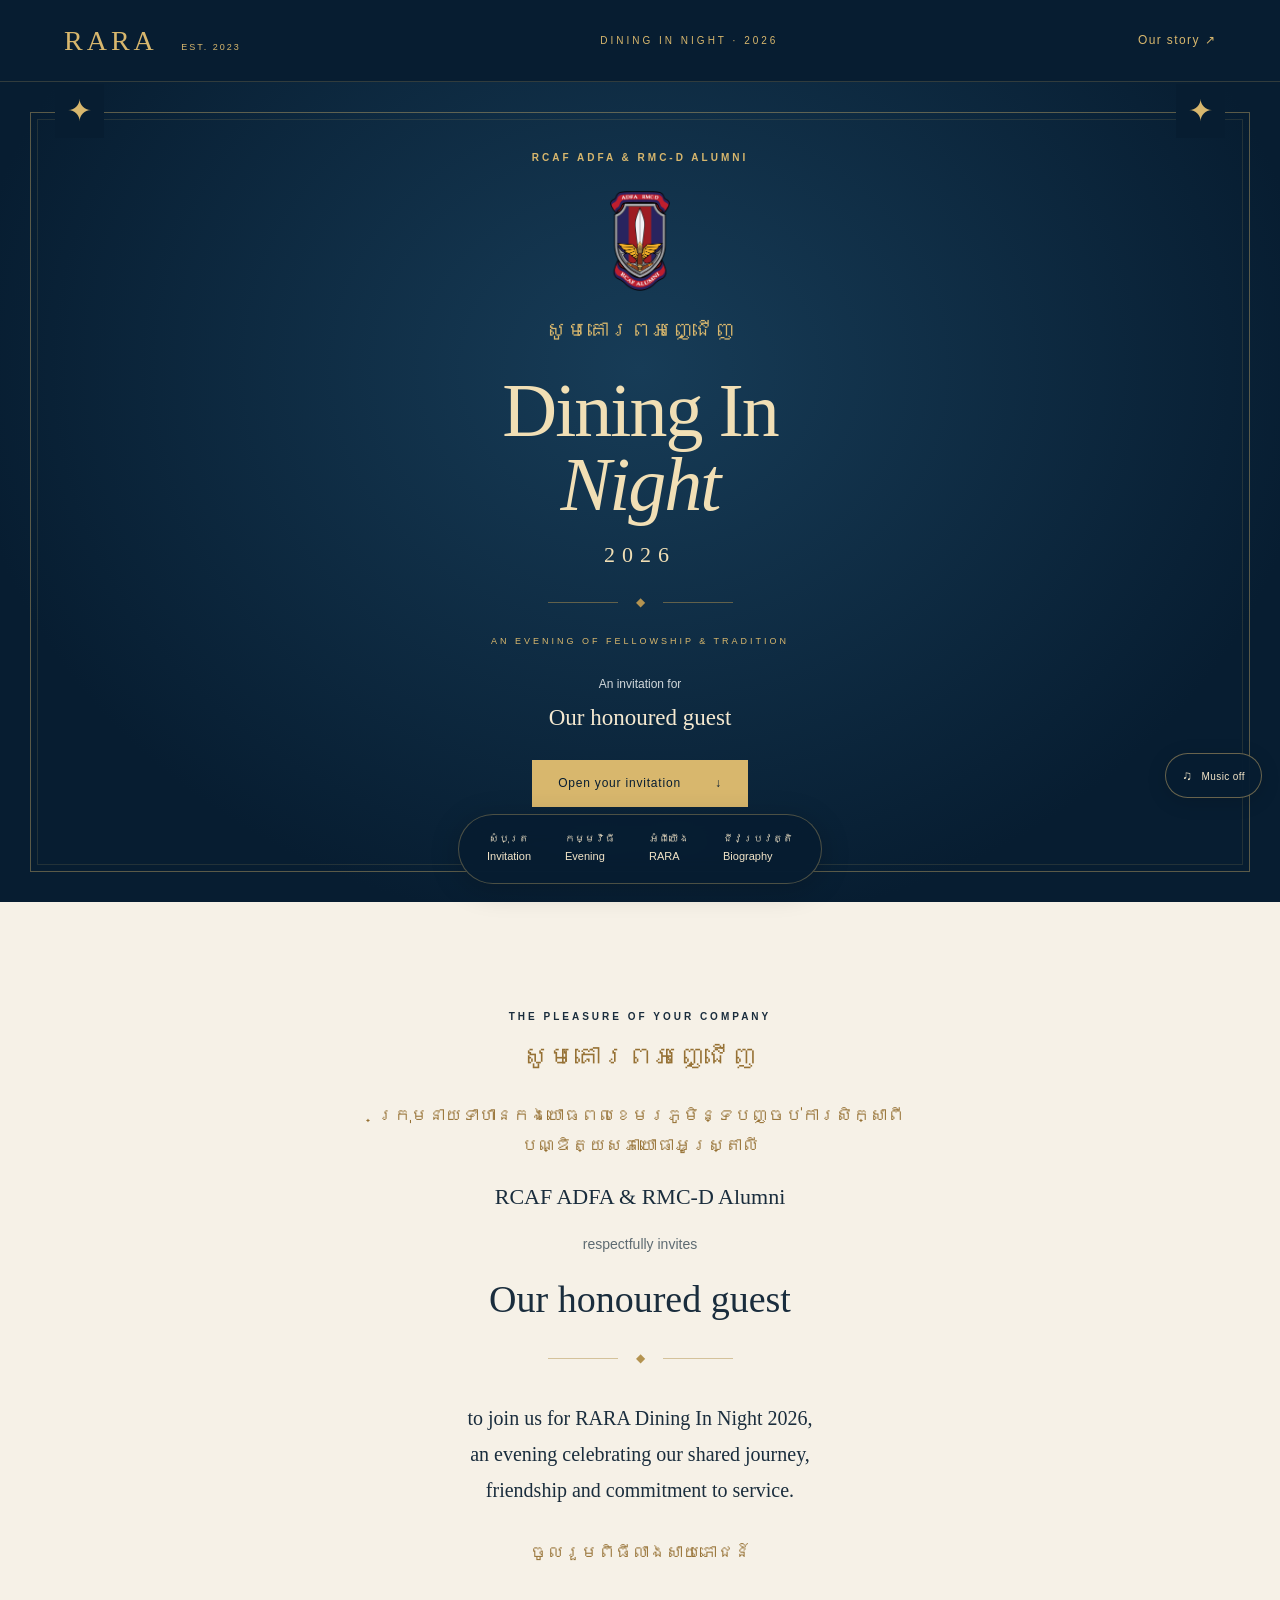
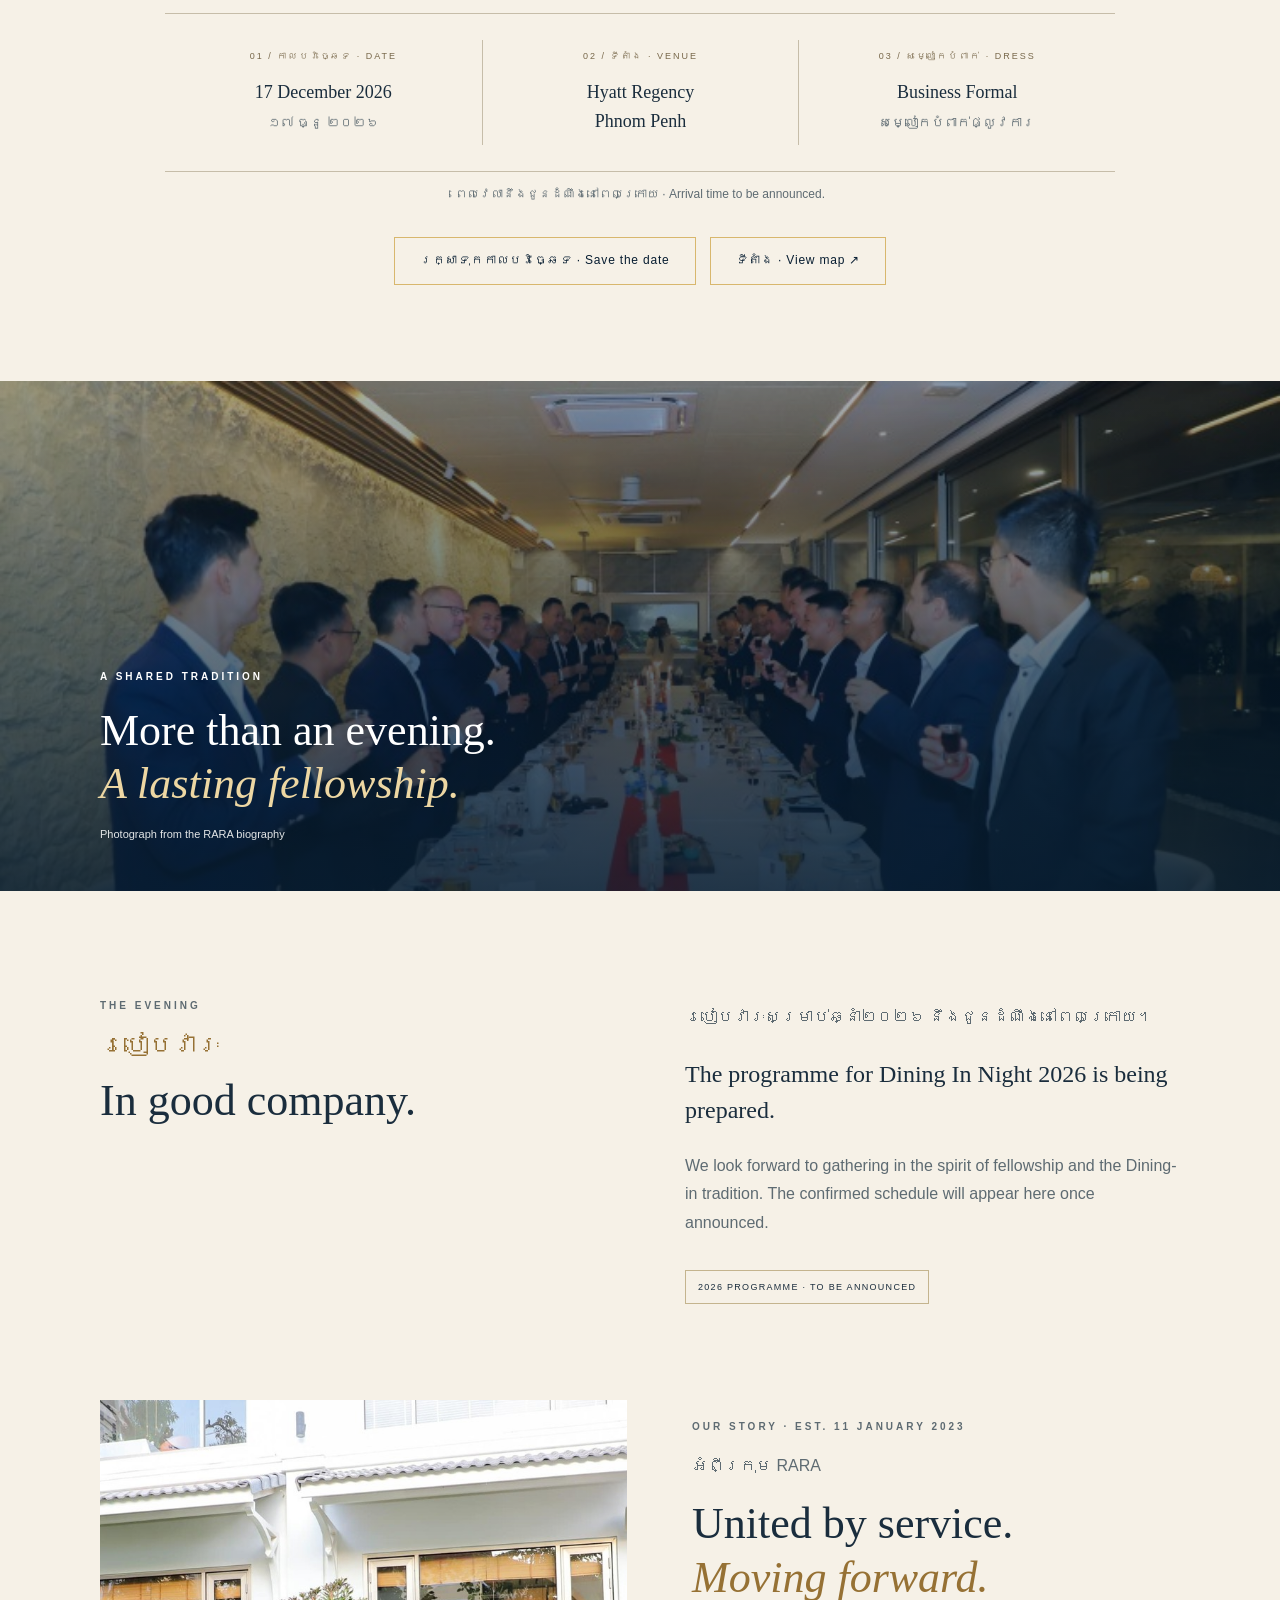
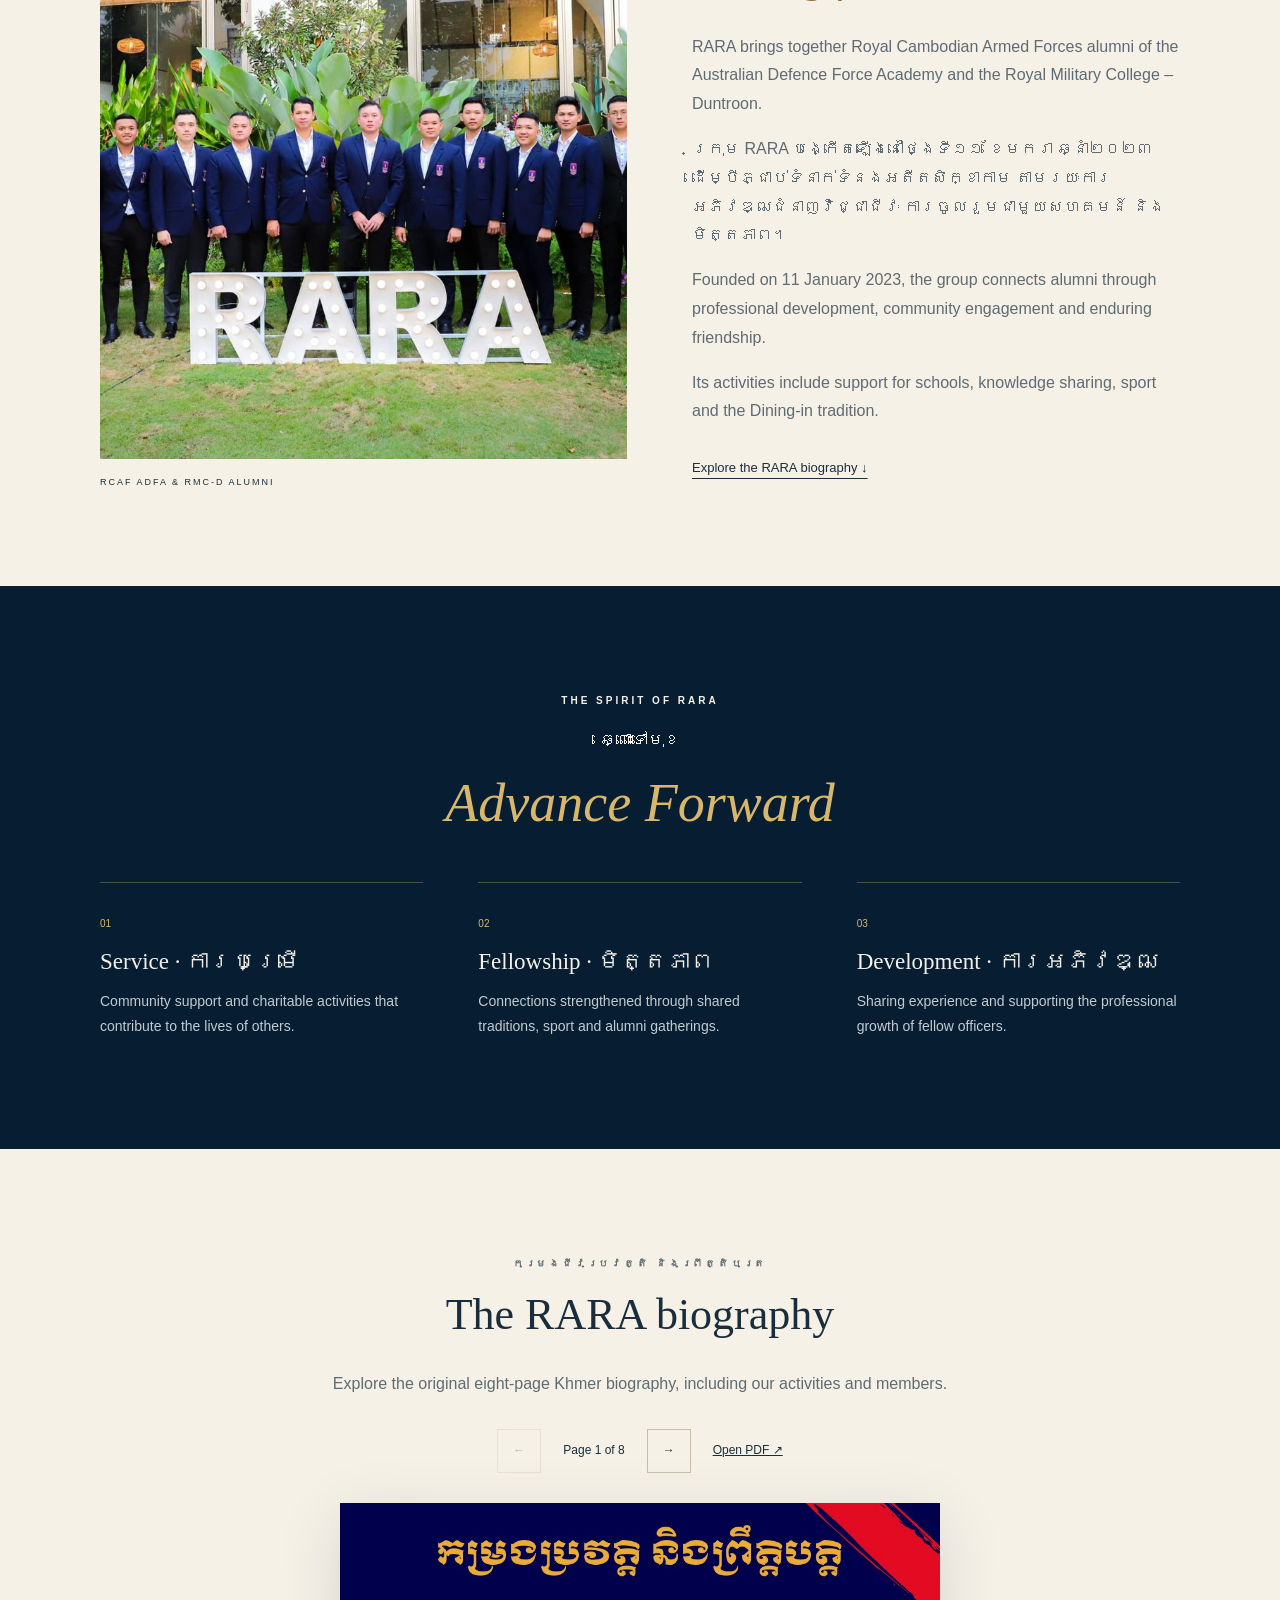
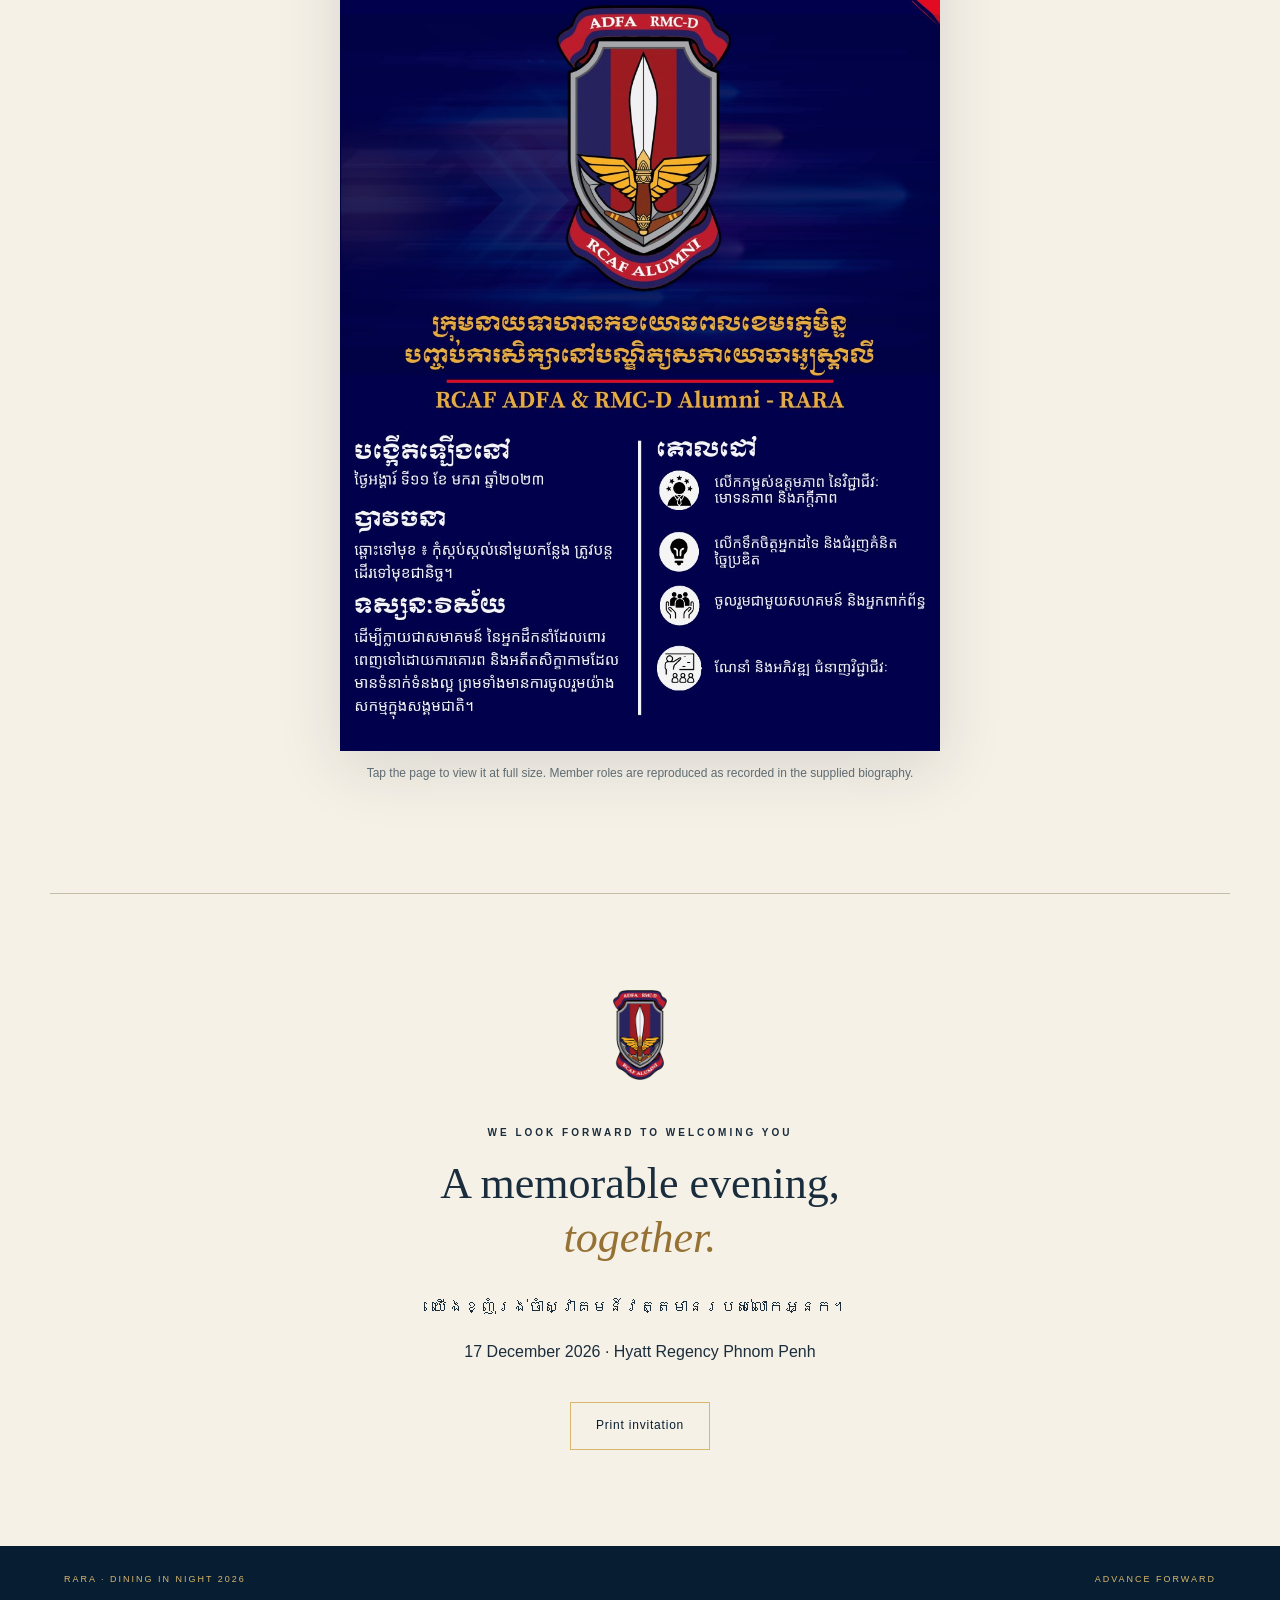
<file: index.html>
<!doctype html>
<html lang="en"><head><meta charset="utf-8"><meta name="viewport" content="width=device-width,initial-scale=1"><meta name="theme-color" content="#071d31"><meta name="referrer" content="no-referrer"><title>RARA · Dining In Night 2026</title><meta name="description" content="An evening of fellowship, honour and tradition. RARA Dining In Night 2026."><link rel="stylesheet" href="style.css"></head>
<body>
<a class="skip" href="#invitation">Skip to invitation</a>
<header><a class="wordmark" href="#">RARA <span>EST. 2023</span></a><span class="header-caption">DINING IN NIGHT · 2026</span><a href="#story">Our story ↗</a></header>
<main>
<section class="cover" id="cover"><div class="frame"><div class="eyebrow">RCAF ADFA & RMC-D ALUMNI</div><img class="crest" src="assets/crest.png" alt="RARA alumni crest"><p class="khmer" lang="km">សូមគោរពអញ្ជើញ</p><h1>Dining In<br><em>Night</em> <span>2026</span></h1><div class="ornament">◆</div><p class="cover-caption">AN EVENING OF FELLOWSHIP & TRADITION</p><p class="prepared">An invitation for</p><p class="guest cover-guest">Our honoured guest</p><button id="open" class="gold-button">Open your invitation <span>↓</span></button><p class="motto">ADVANCE FORWARD</p></div></section>
<div id="invitation" tabindex="-1">
<section class="invitation section"><p class="eyebrow">THE PLEASURE OF YOUR COMPANY</p><h2 lang="km" class="khmer">សូមគោរពអញ្ជើញ</h2><p class="khmer small" lang="km">ក្រុមនាយទាហានកងយោធពលខេមរភូមិន្ទបញ្ចប់ការសិក្សាពី<br>បណ្ឌិត្យសភាយោធាអូស្ត្រាលី</p><p class="host">RCAF ADFA & RMC-D Alumni</p><p class="muted">respectfully invites</p><h3 class="guest">Our honoured guest</h3><p class="role" id="guest-role"></p><div class="ornament">◆</div><p class="invite-copy">to join us for <strong>RARA Dining In Night 2026</strong>,<br>an evening celebrating our shared journey,<br>friendship and commitment to service.</p><p lang="km" class="khmer small">ចូលរួមពិធីលាងសាយភោជន៍</p><div class="details"><div><span>01 / កាលបរិច្ឆេទ · DATE</span><p id="date">17 December 2026<br><span lang="km" class="detail-km">១៧ ធ្នូ ២០២៦</span></p></div><div><span>02 / ទីតាំង · VENUE</span><p id="venue">Hyatt Regency<br>Phnom Penh</p></div><div><span>03 / សម្លៀកបំពាក់ · DRESS</span><p id="dress">Business Formal<br><span lang="km" class="detail-km">សម្លៀកបំពាក់ផ្លូវការ</span></p></div></div><p class="note">ពេលវេលានឹងជូនដំណឹងនៅពេលក្រោយ · Arrival time to be announced.</p><div class="event-actions"><a class="outline-button" href="rara-2026.ics" download>រក្សាទុកកាលបរិច្ឆេទ · Save the date</a><a class="outline-button" href="https://www.google.com/maps/search/?api=1&query=Hyatt+Regency+Phnom+Penh" target="_blank" rel="noopener noreferrer">ទីតាំង · View map ↗</a></div></section>
<section class="photo-band"><img src="assets/dining.jpg" alt="RARA members raising a toast at a previous Dining-in Night" loading="lazy"><div><span class="eyebrow">A SHARED TRADITION</span><h2>More than an evening.<br><em>A lasting fellowship.</em></h2><p>Photograph from the RARA biography</p></div></section>
<section class="section programme" id="programme"><div><p class="eyebrow">THE EVENING</p><h2 lang="km" class="khmer">របៀបវារៈ</h2><h2>In good company.</h2></div><div><p lang="km">របៀបវារៈសម្រាប់ឆ្នាំ២០២៦ នឹងជូនដំណឹងនៅពេលក្រោយ។</p><p class="intro">The programme for Dining In Night 2026 is being prepared.</p><p>We look forward to gathering in the spirit of fellowship and the Dining-in tradition. The confirmed schedule will appear here once announced.</p><span class="status">2026 PROGRAMME · TO BE ANNOUNCED</span></div></section>
<section class="story section" id="story"><div class="story-image"><img src="assets/alumni.jpg" alt="RARA alumni gathered together" loading="lazy"><span>RCAF ADFA & RMC-D ALUMNI</span></div><div><p class="eyebrow">OUR STORY · EST. 11 JANUARY 2023</p><p class="khmer" lang="km">អំពីក្រុម RARA</p><h2>United by service.<br><em>Moving forward.</em></h2><p>RARA brings together Royal Cambodian Armed Forces alumni of the Australian Defence Force Academy and the Royal Military College – Duntroon.</p><p lang="km">ក្រុម RARA បង្កើតឡើងនៅថ្ងៃទី១១ ខែមករា ឆ្នាំ២០២៣ ដើម្បីភ្ជាប់ទំនាក់ទំនងអតីតសិក្ខាកាម តាមរយៈការអភិវឌ្ឍជំនាញវិជ្ជាជីវៈ ការចូលរួមជាមួយសហគមន៍ និងមិត្តភាព។</p><p>Founded on 11 January 2023, the group connects alumni through professional development, community engagement and enduring friendship.</p><p>Its activities include support for schools, knowledge sharing, sport and the Dining-in tradition.</p><a class="text-link" href="#biography">Explore the RARA biography ↓</a></div></section>
<section class="values section"><p class="eyebrow">THE SPIRIT OF RARA</p><p lang="km" class="khmer">ឆ្ពោះទៅមុខ</p><h2>Advance Forward</h2><div class="value-grid"><article><span>01</span><h3>Service · ការបម្រើ</h3><p>Community support and charitable activities that contribute to the lives of others.</p></article><article><span>02</span><h3>Fellowship · មិត្តភាព</h3><p>Connections strengthened through shared traditions, sport and alumni gatherings.</p></article><article><span>03</span><h3>Development · ការអភិវឌ្ឍ</h3><p>Sharing experience and supporting the professional growth of fellow officers.</p></article></div></section>
<section class="section biography" id="biography"><p class="eyebrow">កម្រងជីវប្រវត្តិ និងព្រឹត្តិបត្រ</p><h2>The RARA biography</h2><p>Explore the original eight-page Khmer biography, including our activities and members.</p><div class="bio-toolbar"><button id="prev" aria-label="Previous biography page">←</button><span id="page-count" aria-live="polite">Page 1 of 8</span><button id="next" aria-label="Next biography page">→</button><a href="assets/RARA-Biography.pdf" target="_blank" rel="noopener">Open PDF ↗</a></div><a id="bio-image-link" href="assets/biography-1.jpg" target="_blank" rel="noopener" aria-label="Open full-size biography page"><img id="bio-image" src="assets/biography-1.jpg" alt="RARA biography page 1 in Khmer" loading="lazy"></a><p class="note">Tap the page to view it at full size. Member roles are reproduced as recorded in the supplied biography.</p></section>
<section class="closing section" id="attendance"><img src="assets/crest.png" alt="" class="small-crest"><p class="eyebrow">WE LOOK FORWARD TO WELCOMING YOU</p><h2>A memorable evening,<br><em>together.</em></h2><p lang="km">យើងខ្ញុំរង់ចាំស្វាគមន៍វត្តមានរបស់លោកអ្នក។</p><p>17 December 2026 · Hyatt Regency Phnom Penh</p><button class="outline-button" id="print">Print invitation</button></section>
</div></main><footer><span>RARA · DINING IN NIGHT 2026</span><span>ADVANCE FORWARD</span></footer>
<nav class="bottom-nav" aria-label="Invitation navigation"><a href="#invitation"><span lang="km">សំបុត្រ</span>Invitation</a><a href="#programme"><span lang="km">កម្មវិធី</span>Evening</a><a href="#story"><span lang="km">អំពីយើង</span>RARA</a><a href="#biography"><span lang="km">ជីវប្រវត្តិ</span>Biography</a></nav>
<audio id="background-music" src="assets/background-music.mp3" loop preload="none"></audio><button id="music-toggle" class="music-toggle" aria-label="Play background music" aria-pressed="false">♫ <span>Music off</span></button><script src="app.js"></script></body></html>
</file>
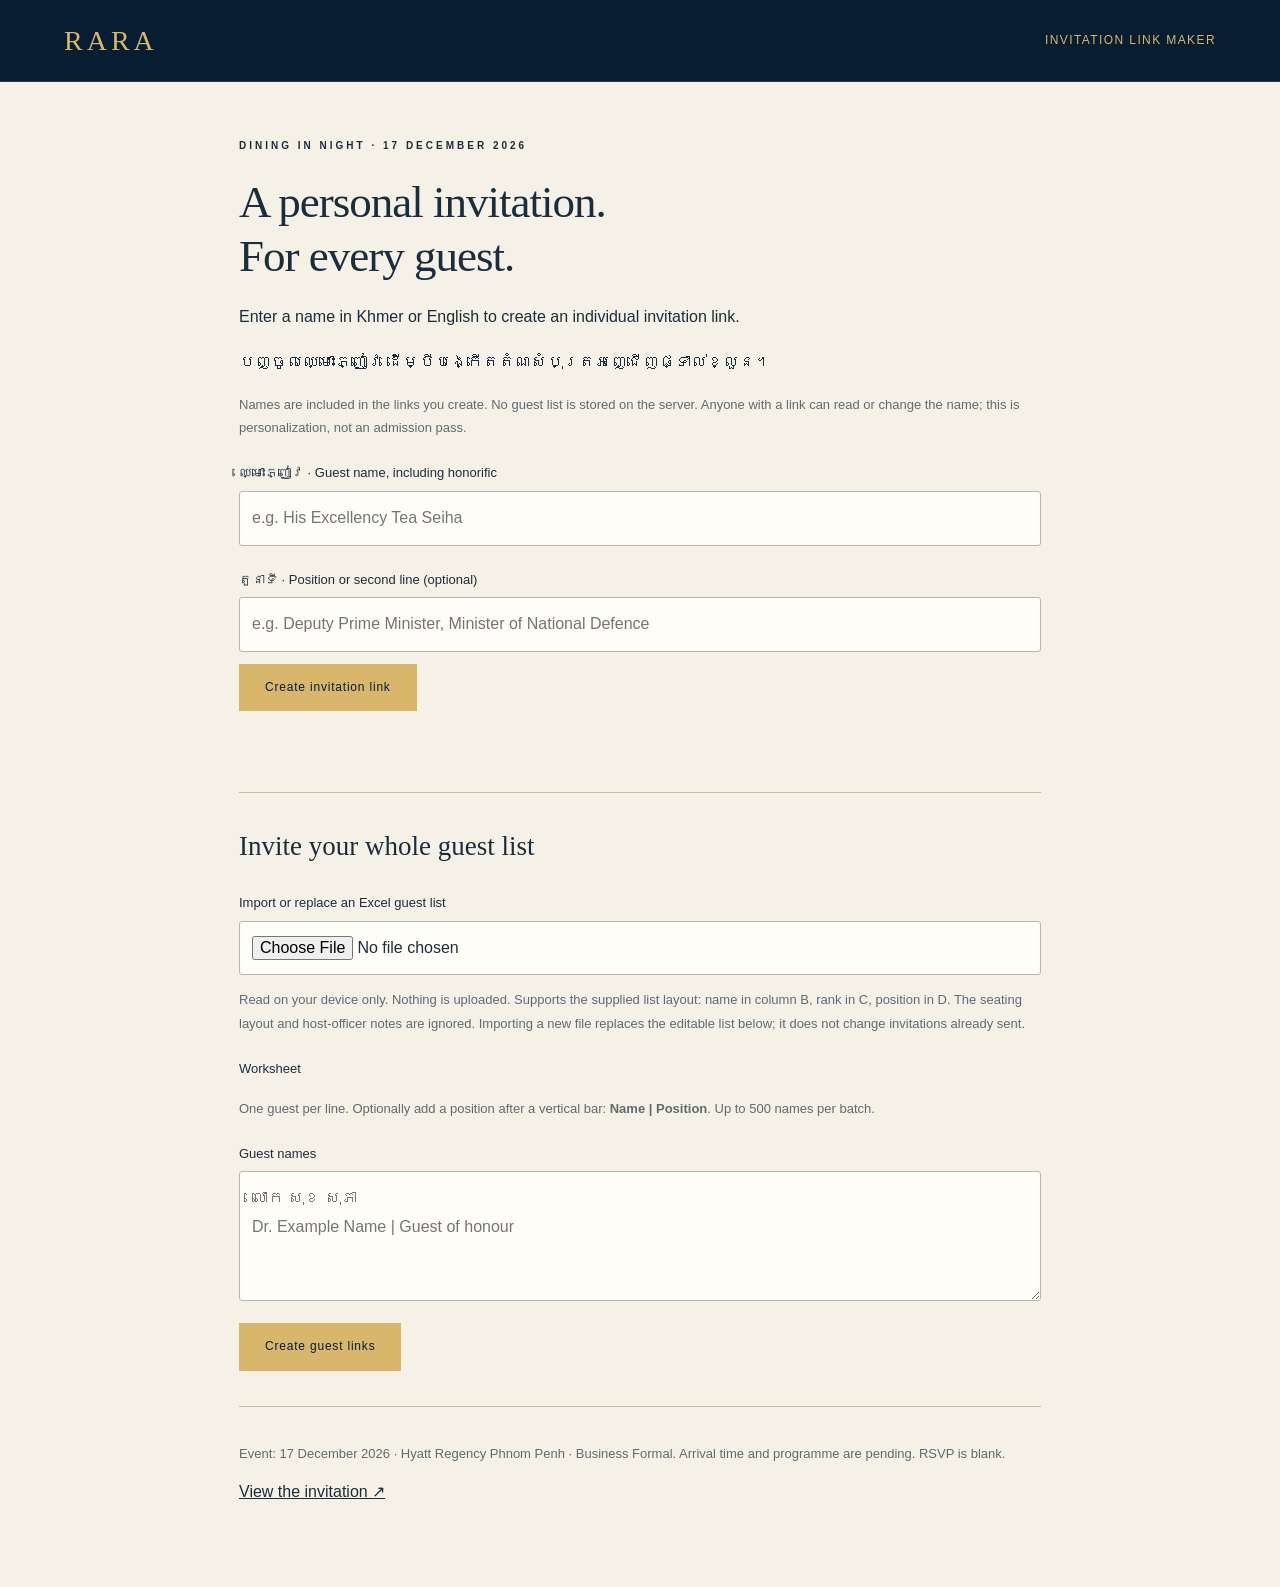
<file: organizer.html>
<!doctype html><html lang="en"><head><meta charset="utf-8"><meta name="viewport" content="width=device-width,initial-scale=1"><meta name="robots" content="noindex"><title>RARA · Guest invitation links</title><link rel="stylesheet" href="style.css"><style>.maker{max-width:850px;margin:auto;padding:45px 24px 80px}.maker h1{color:var(--ink);font-size:45px;line-height:1.2;letter-spacing:-1px;margin:20px 0}.maker label{display:block;font-size:13px;margin:22px 0 6px}.maker input,.maker textarea{width:100%;padding:12px;border:1px solid #b9b5aa;background:#fffdf8;color:var(--ink);border-radius:3px}.maker textarea{min-height:130px;resize:vertical}.maker button{margin:12px 8px 0 0}.maker h2{font-size:27px}.maker .box{border-top:1px solid #c6bda9;padding-top:22px;margin-top:35px}.maker .hint{font-size:13px;color:var(--muted)}.maker #result{font-size:13px}.maker #message{min-height:30px;color:#46683f}.maker .preview{display:inline-block;margin-top:15px}.maker .sample{border-left:3px solid var(--gold);padding-left:18px;margin:20px 0}.maker #batch-results a{display:block;overflow-wrap:anywhere;font-size:13px;margin:10px 0}</style></head><body><header><a class="wordmark" href="index.html">RARA</a><span>INVITATION LINK MAKER</span></header><main class="maker"><p class="eyebrow">DINING IN NIGHT · 17 DECEMBER 2026</p><h1>A personal invitation.<br>For every guest.</h1><p>Enter a name in Khmer or English to create an individual invitation link.</p><p lang="km">បញ្ចូលឈ្មោះភ្ញៀវ ដើម្បីបង្កើតតំណសំបុត្រអញ្ជើញផ្ទាល់ខ្លួន។</p><p class="hint">Names are included in the links you create. No guest list is stored on the server. Anyone with a link can read or change the name; this is personalization, not an admission pass.</p><form id="maker"><label for="name">ឈ្មោះភ្ញៀវ · Guest name, including honorific</label><input id="name" maxlength="200" placeholder="e.g. His Excellency Tea Seiha" required><label for="title">តួនាទី · Position or second line (optional)</label><input id="title" maxlength="250" placeholder="e.g. Deputy Prime Minister, Minister of National Defence"><button class="gold-button" type="submit">Create invitation link</button></form><div id="single-output" hidden><label for="result">Personalized link</label><input id="result" readonly><button id="copy" class="outline-button">Copy link</button><a id="preview" class="preview" target="_blank" rel="noopener">Preview invitation ↗</a></div><p id="message" role="status" aria-live="polite"></p><div class="box"><h2>Invite your whole guest list</h2><label for="guest-file">Import or replace an Excel guest list</label><input id="guest-file" type="file" accept=".xlsx,.xls,.csv"><p class="hint">Read on your device only. Nothing is uploaded. Supports the supplied list layout: name in column B, rank in C, position in D. The seating layout and host-officer notes are ignored. Importing a new file replaces the editable list below; it does not change invitations already sent.</p><label for="guest-sheet" id="sheet-label" hidden>Worksheet</label><select id="guest-sheet" hidden></select><p id="import-status" role="status" aria-live="polite"></p><p class="hint">One guest per line. Optionally add a position after a vertical bar: <strong>Name | Position</strong>. Up to 500 names per batch.</p><label for="names">Guest names</label><textarea id="names" placeholder="លោក សុខ សុភា&#10;Dr. Example Name | Guest of honour"></textarea><button id="batch" class="gold-button">Create guest links</button><button id="download" class="outline-button" hidden>Download CSV</button><div id="batch-results"></div></div><div class="box"><p class="hint">Event: 17 December 2026 · Hyatt Regency Phnom Penh · Business Formal. Arrival time and programme are pending. RSVP is blank.</p><a href="index.html">View the invitation ↗</a></div></main><script src="vendor/xlsx.full.min.js"></script><script src="guest-import.js"></script><script src="organizer.js"></script></body></html>
</file>
<file: style.css>
:root{--navy:#071d31;--navy2:#102b42;--gold:#d8b76d;--cream:#f6f1e7;--ink:#1a2d3d;--muted:#5e6b72}*{box-sizing:border-box}html{scroll-behavior:smooth;scroll-padding-top:40px}body{margin:0;background:var(--cream);color:var(--ink);font:16px/1.8 'Segoe UI','Khmer OS','Noto Sans Khmer',sans-serif}button,input,textarea{font:inherit}button,a{touch-action:manipulation}a{color:inherit}button{cursor:pointer}button:focus-visible,a:focus-visible,input:focus-visible,textarea:focus-visible{outline:3px solid #bd811c;outline-offset:5px}header{height:82px;display:flex;align-items:center;justify-content:space-between;padding:0 5%;background:var(--navy);color:var(--gold);border-bottom:1px solid #d8b76d33;font-size:12px;letter-spacing:1.4px}header a{text-decoration:none}.wordmark{font:28px Georgia,serif;letter-spacing:4px}.wordmark span{font:9px 'Segoe UI',sans-serif;display:inline-block;margin-left:14px;letter-spacing:2px}.header-caption{font-size:10px;letter-spacing:3px}.cover{background:radial-gradient(ellipse at 50% 35%,#173c57,var(--navy) 75%);padding:30px;color:var(--gold);text-align:center;min-height:820px}.frame{position:relative;max-width:1280px;margin:auto;padding:36px 20px 24px;border:1px solid #d8b76d66;outline:1px solid #d8b76d22;outline-offset:-8px}.frame:before,.frame:after{content:'✦';position:absolute;font-size:30px;top:-29px;background:var(--navy);padding:0 12px}.frame:before{left:24px}.frame:after{right:24px}.eyebrow{font-size:10px;font-weight:600;letter-spacing:3px;text-transform:uppercase}.crest{height:100px;width:auto;object-fit:contain;display:block;margin:24px auto 20px}.khmer{font-family:'Khmer OS Muol Light','Khmer OS','Leelawadee UI',sans-serif;font-weight:400}.cover .khmer{font-size:21px;margin:8px 0}h1{font:76px/.98 Georgia,'Times New Roman',serif;letter-spacing:-2px;margin:24px auto;color:#f1dfb5}h1 em{font-weight:400}h1 span{font:22px Georgia,serif;letter-spacing:7px;display:block;margin:20px 0}h2{font:44px/1.22 Georgia,serif;margin:15px 0 28px;font-weight:400}h2 em{color:#967134;font-weight:400}h3{font-weight:400}.ornament{display:flex;align-items:center;justify-content:center;gap:18px;font-size:12px;margin:20px auto;color:#b49350}.ornament:before,.ornament:after{content:'';height:1px;width:70px;background:currentColor;opacity:.5}.cover-caption{font-size:9px;letter-spacing:3px}.prepared{margin:24px 0 0;font-size:12px;color:#d2d8db}.guest{overflow-wrap:anywhere}.cover-guest{font:23px/1.5 Georgia,'Khmer OS',serif;color:#f5e9d0;margin:6px auto 24px;max-width:700px}.gold-button,.outline-button{border:1px solid var(--gold);padding:12px 25px;background:var(--gold);color:var(--navy);font-size:12px;letter-spacing:.8px}.gold-button span{padding-left:30px}.motto{font-size:8px;letter-spacing:4px;margin:25px 0 0}.section{max-width:1180px;margin:auto;padding:96px 50px}.invitation{text-align:center;max-width:1050px}.invitation h2{font-size:26px;color:#967134}.host{font:22px Georgia,serif}.muted{color:var(--muted);font-size:14px}.invitation .guest{font:38px/1.5 Georgia,'Khmer OS',serif;margin:12px 0 4px}.role{margin:0 auto;max-width:650px;font-size:15px;overflow-wrap:anywhere}.invite-copy{margin:30px auto;font:20px/1.8 Georgia,serif}.invite-copy strong{font-weight:400}.small{font-size:17px;color:#967134}.details{display:grid;grid-template-columns:repeat(3,1fr);margin-top:45px;border-top:1px solid #c6bda9;border-bottom:1px solid #c6bda9;padding:26px 0}.details>div+div{border-left:1px solid #c6bda9}.details span{font-size:9px;letter-spacing:2px;color:#78684b}.details p{margin:9px;font:18px/1.6 Georgia,serif}.note{font-size:12px;color:var(--muted)}.photo-band{height:510px;position:relative;background:var(--navy);overflow:hidden}.photo-band>img{width:100%;height:100%;object-fit:cover;object-position:center 45%;opacity:.65}.photo-band:after{content:'';position:absolute;inset:0;background:linear-gradient(transparent,#071d31cc)}.photo-band>div{position:absolute;z-index:1;bottom:35px;left:max(6%,calc((100% - 1080px)/2));color:white}.photo-band h2{margin:14px 0}.photo-band em{color:#edd7a3}.photo-band p{font-size:11px;color:#e3e6e7}.programme{display:grid;grid-template-columns:1fr 1fr;gap:90px}.programme h2.khmer{font-size:24px;color:#967134;margin-bottom:10px}.programme .intro{font:24px/1.5 Georgia,serif}.programme p:not(.intro){color:var(--muted)}.status{display:inline-block;font-size:9px;letter-spacing:1.3px;border:1px solid #c4b48e;padding:8px 12px;margin-top:16px}.story{display:grid;grid-template-columns:1.08fr 1fr;gap:65px;padding-top:0;align-items:center}.story-image img{width:100%;display:block;aspect-ratio:4/5;object-fit:cover}.story-image span{font-size:9px;letter-spacing:2px;display:block;margin-top:15px}.story p{color:var(--muted)}.text-link{display:inline-block;margin-top:14px;text-underline-offset:6px;font-size:13px}.values{max-width:none;background:var(--navy);color:var(--cream);text-align:center;padding-inline:max(6%,calc((100% - 1080px)/2))}.values h2{color:var(--gold);font-size:54px;font-style:italic}.value-grid{display:grid;grid-template-columns:repeat(3,1fr);gap:55px;text-align:left;margin-top:45px}.value-grid article{border-top:1px solid #d8b76d55;padding-top:25px}.value-grid span{font-size:10px;color:var(--gold)}.value-grid h3{font:27px Georgia,serif;margin:12px 0}.value-grid p{font-size:14px;color:#c3cbd1}.biography{text-align:center}.biography>p{color:var(--muted)}.bio-toolbar{display:flex;align-items:center;justify-content:center;gap:22px;margin:30px 0;font-size:12px}.bio-toolbar button{border:1px solid #c6bda9;background:transparent;color:var(--ink);width:44px;height:44px}.bio-toolbar button:disabled{opacity:.3;cursor:default}#bio-image{display:block;width:100%;max-width:600px;height:auto;margin:auto;box-shadow:0 16px 60px #071d3120}.closing{border-top:1px solid #c6bda9;text-align:center}.small-crest{height:90px;width:auto;object-fit:contain;margin-bottom:25px}.outline-button{background:transparent;margin-top:20px}footer{display:flex;justify-content:space-between;padding:25px 5% 85px;background:var(--navy);color:var(--gold);font-size:9px;letter-spacing:2px}.bottom-nav{position:fixed;bottom:16px;left:50%;transform:translateX(-50%);display:flex;gap:6px;border:1px solid #d8b76d55;border-radius:40px;background:#071d31f2;box-shadow:0 5px 30px #0003;z-index:5;padding:8px 14px;backdrop-filter:blur(12px)}.bottom-nav a{font-size:11px;text-decoration:none;color:#f3e5c8;padding:8px 14px}.bottom-nav a:hover{color:var(--gold)}.skip{position:fixed;top:-100px;z-index:20;background:white;padding:10px}.skip:focus{top:0}.opened .frame{animation:reveal .7s ease}@keyframes reveal{from{opacity:.4;transform:translateY(-10px)}to{opacity:1;transform:none}}@media(max-width:700px){header{height:64px}.wordmark{font-size:22px}.wordmark span,.header-caption{display:none}.cover{padding:16px;min-height:0}.frame{padding:32px 15px 25px}.crest{height:88px}h1{font-size:64px}.cover-caption{font-size:8px;letter-spacing:1.6px}.eyebrow{font-size:9px;letter-spacing:2px}.section{padding:64px 25px}h2{font-size:35px}.invitation .guest{font-size:28px}.invite-copy{font-size:18px}.details{grid-template-columns:1fr;padding:0}.details>div{padding:18px 0}.details>div+div{border-left:0;border-top:1px solid #c6bda9}.details p{font-size:19px}.photo-band{height:420px}.photo-band>img{object-position:45% center}.photo-band>div{left:25px;right:20px;bottom:25px}.photo-band h2{font-size:30px}.programme,.story{grid-template-columns:1fr;gap:22px}.story{padding-top:0}.story-image img{aspect-ratio:4/3}.story-image{margin-bottom:15px}.value-grid{grid-template-columns:1fr;gap:20px;margin-top:30px}.values h2{font-size:43px}.value-grid article{padding-top:18px}.bio-toolbar{gap:14px}.bottom-nav{bottom:10px;width:max-content;max-width:96%;gap:0;padding:7px}.bottom-nav a{padding:8px 12px}footer{gap:20px;font-size:8px}.cover-guest{font-size:21px}}@media(prefers-reduced-motion:reduce){html{scroll-behavior:auto}*,*:before,*:after{animation:none!important;transition:none!important}}@media print{header,.cover,.bottom-nav,footer,.photo-band,.programme,.story,.values,.biography,.closing{display:none}.invitation{padding:35px}body{background:white}.invitation .guest{font-size:30px}.details{grid-template-columns:repeat(3,1fr)}.details>div+div{border-top:0}}
.event-actions{display:flex;justify-content:center;gap:14px;flex-wrap:wrap}.event-actions a{text-decoration:none}.details .detail-km{font-size:13px;letter-spacing:0;color:var(--muted)}.bottom-nav span{display:block;font-size:10px;text-align:center;line-height:1.6}.value-grid h3{font-size:23px}@media print{.event-actions{display:none}}
.music-toggle{position:fixed;right:18px;bottom:102px;z-index:6;border:1px solid #d8b76d77;border-radius:30px;background:#071d31f2;color:#f3e5c8;padding:10px 16px;font-size:13px;box-shadow:0 4px 20px #0002}.music-toggle span{font-size:10px;letter-spacing:.4px;margin-left:6px}@media(max-width:700px){.music-toggle{right:12px;bottom:91px;padding:8px 12px}}@media print{.music-toggle{display:none}}
</file>
